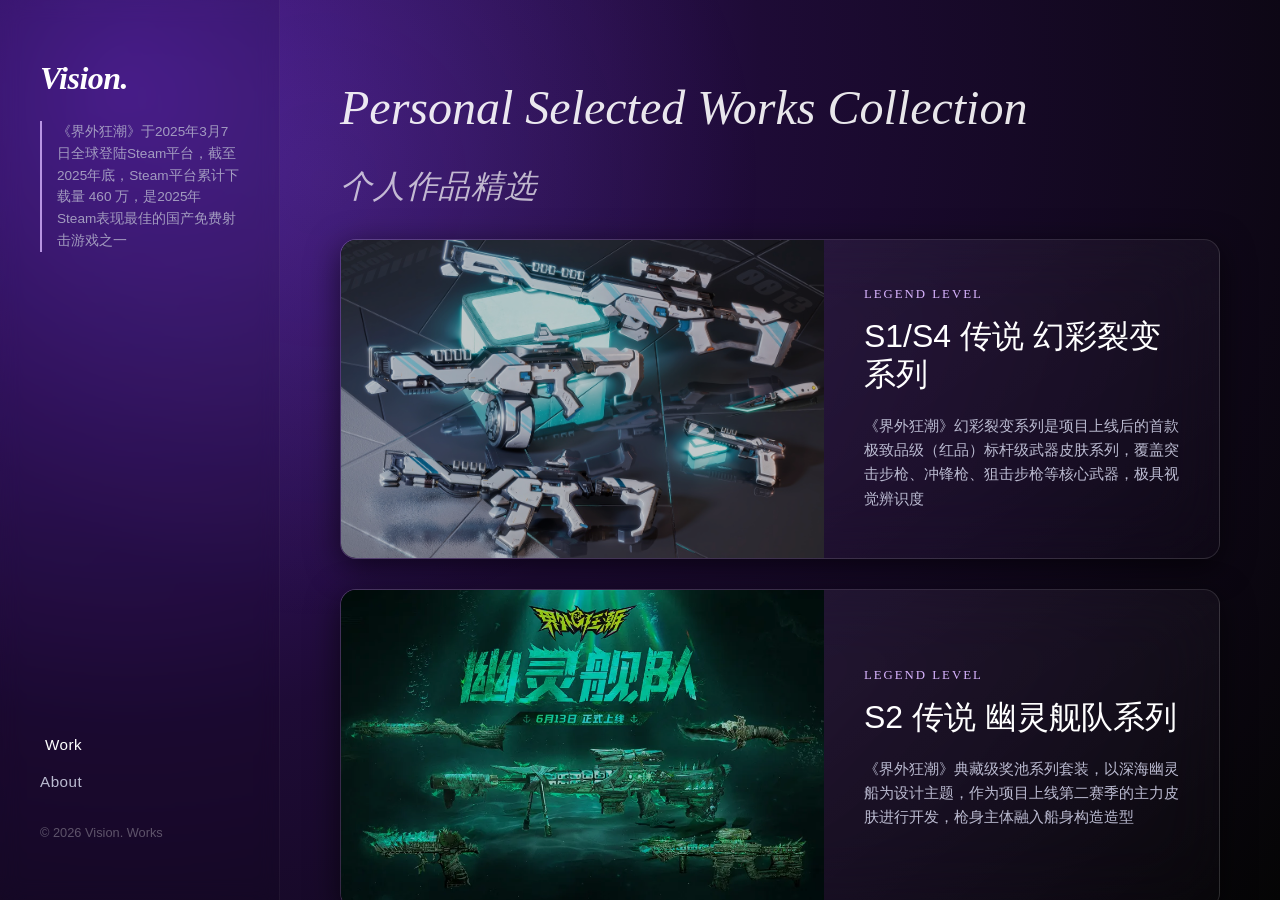
<file: index.html>
<!DOCTYPE html>
<html lang="zh-CN">
<head>
    <meta charset="UTF-8">
    <meta name="viewport" content="width=device-width, initial-scale=1.0">
    <title>Vision. | Portfolio</title>
    <link rel="stylesheet" href="css/ArtTestStyle.css">
</head>
<body>

    <div class="ambient-glow"></div>

    <!-- 左侧侧边栏 (Sidebar) -->
    <aside class="sidebar" id="sidebar">
        <div>
            <div class="brand">
                <h1>Vision.</h1>
            </div>
            <!-- 左侧新增的描述性文字 -->
            <div class="brand-desc">
                《界外狂潮》于2025年3月7日全球登陆Steam平台，截至2025年底，Steam平台累计下载量 460 万，是2025年Steam表现最佳的国产免费射击游戏之一
            </div>
        </div>

        <div class="sldebar-bottom">
            <nav class="nav-links">
                <a class="nav-item active" onclick="showHome()">Work</a>
                <a class="nav-item" onclick="showAbout()">About</a>
            </nav>
            <div class="social-links">
                <div style="margin-top: 35px;">
                    &copy; 2026 Vision. Works 
                </div>
            </div>
        </div>
    </aside>

    <!-- 右侧滚动内容区 -->
    <main class="main-scroll-area">
        <div class="center-wrapper">
            
            <!-- 1. 首页列表 (Home / List View) -->
            <div id="home-view" class="project-list">
                <div class="section-title">Personal Selected Works Collection</div>
                <div class="section-subtitle">个人作品精选</div>
                <!-- Project 01 -->
                <article class="project-card" onclick="showDetail('detail-01')">
                    <div class="card-image">
                        <!-- 占位图 -->
                        <img src="pic/幻彩裂变宣传图.jpg" alt="Abstract 1">
                    </div>
                    <div class="card-info">
                        <div class="card-meta">Legend Level</div>
                        <h3 class="card-title">S1/S4 传说 幻彩裂变系列</h3>
                        <p class="card-desc">《界外狂潮》幻彩裂变系列是项目上线后的首款极致品级（红品）标杆级武器皮肤系列，覆盖突击步枪、冲锋枪、狙击步枪等核心武器，极具视觉辨识度</p>
                    </div>
                </article>

                <!-- Project 02 -->
                <article class="project-card" onclick="showDetail('detail-02')">
                    <div class="card-image">
                        <img src="pic/幽灵舰队宣传图.jpg" alt="Abstract 2">
                    </div>
                    <div class="card-info">
                        <div class="card-meta">Legend Level</div>
                        <h3 class="card-title">S2 传说 幽灵舰队系列</h3>
                        <p class="card-desc">《界外狂潮》典藏级奖池系列套装，以深海幽灵船为设计主题，作为项目上线第二赛季的主力皮肤进行开发，枪身主体融入船身构造造型</p>
                    </div>
                </article>

                <!-- Project 03 -->
                <article class="project-card" onclick="showDetail('detail-03')">
                    <div class="card-image">
                        <img src="pic/爆裂引擎宣传图.jpg" alt="Abstract 3">
                    </div>
                    <div class="card-info">
                        <div class="card-meta">Legend Level</div>
                        <h3 class="card-title">S3 传说 爆裂摩托系列</h3>
                        <p class="card-desc">《界外狂潮》典藏级奖池系列套装，以超跑赛车为设计灵感，枪身融入引擎、涡轮、排气管等赛车元素，切枪、检视触发专属发动机轰鸣声</p>
                    </div>
                </article>

                <article class="project-card" onclick="showDetail('detail-04')">
                    <div class="card-image">
                        <img src="pic/盛夏水枪宣传图.jpg" alt="Abstract 4">
                    </div>
                    <div class="card-info">
                        <div class="card-meta">Epic Level</div>
                        <h3 class="card-title">S2 珍品 盛夏水枪系列 </h3>
                        <p class="card-desc">夏日限定典藏级系列，全枪械重构为水枪造型，明亮撞色搭配夏日清凉元素，开火、换弹复刻水枪喷水特效，娱乐性与颜值兼具</p>
                    </div>
                </article>

                <article class="project-card" onclick="showDetail('detail-05')">
                    <div class="card-image">
                        <img src="pic/欢声笑语宣传图.jpg" alt="Abstract 5">
                    </div>
                    <div class="card-info">
                        <div class="card-meta">Epic Level</div>
                        <h3 class="card-title">S2 珍品 欢声笑语系列 </h3>
                        <p class="card-desc">珍品级直售系列，以童趣欢乐为核心主题，枪身语言以扭蛋机、投币机设计的同时换弹触发投币专属音效与动画为主，主打轻松治愈的对局体验</p>
                    </div>
                </article>

                <article class="project-card" onclick="showDetail('detail-06')">
                    <div class="card-image">
                        <img src="pic/都市夜舞宣传图.jpg" alt="Abstract 6">
                    </div>
                    <div class="card-info">
                        <div class="card-meta">Epic Level</div>
                        <h3 class="card-title">S1 珍品 都市夜舞系列 </h3>
                        <p class="card-desc">珍品级直售系列，以灯光阑珊的霓虹都市为主要设计语言，以合成器音效作为枪身特殊效果的高质量皮肤</p>
                    </div>
                </article>

                <article class="project-card" onclick="showDetail('detail-07')">
                    <div class="card-image">
                        <img src="pic/知心萌物宣传图.jpg" alt="Abstract 7">
                    </div>
                    <div class="card-info">
                        <div class="card-meta">Epic Level</div>
                        <h3 class="card-title">S3 珍品 知心萌物系列 </h3>
                        <p class="card-desc">《小狗蛇点点》 IP 联动珍品级系列，融入小狗蛇、鲨猫、神烦鸟等萌宠元素，枪身Idle动态效果主打可爱治愈风格</p>
                    </div>
                </article>

                <article class="project-card" onclick="showDetail('detail-08')">
                    <div class="card-image">
                        <img src="pic/冰雪风暴宣传图.jpg" alt="Abstract 8">
                    </div>
                    <div class="card-info">
                        <div class="card-meta">Epic Level</div>
                        <h3 class="card-title">S3 珍品 冰雪风暴系列 </h3>
                        <p class="card-desc">圣诞冬日限定珍品级系列，以冬日庆典、冰雪童话为主题，枪身特殊积雪效果伴随动画动画动态展示营造冰雪氛围</p>
                    </div>
                </article>

                <article class="project-card" onclick="showDetail('detail-09')">
                    <div class="card-image">
                        <img src="pic/碎片特警宣传图.png" alt="Abstract 9">
                    </div>
                    <div class="card-info">
                        <div class="card-meta">Epic Level</div>
                        <h3 class="card-title">S1-S4 典藏、珍品系列皮肤 </h3>
                        <p class="card-desc">伴随S1-S4赛季的EpicB级皮肤，从通行证外放皮到活动赠送皮，涵盖多种风格以及设计语言</p>
                    </div>
                </article>
            </div>

            <!-- 2. 关于界面 (About View) - 重新加入 -->
            <div id="about-view" class="about-view">
                <div class="section-title">About Vision.</div>
                <div class="about-card">
                    <p class="about-intro">
                        参与界外狂潮项目（FragPunk）的<strong>武器策划</strong>以及战斗策划工作
                        负责项目武器皮肤S2-至今的商业化全流程开发设计以及内容落地<br><br>
                        针对皮肤开发拥有一年以上工作经验，从基础原画设计到具体动画、特效音效、文本本地化等内容的推进优化，持续输出高质量、好手感的武器皮肤设计<br><br>
                        具有两年游戏项目开发经验，上线项目主要负责的枪械以及皮肤部分持续保持良好营收<br><br>
                    <div class="skills-grid">
                        <div class="skill-item">
                            <h4>核心能力</h4>
                            <p>沟通协作、项目管理、问题解决、跨团队对接</p>
                        </div>
                        <div class="skill-item">
                            <h4>联系电话</h4>
                            <p>+86 18929152369</p>
                        </div>
                        <div class="skill-item">
                            <h4>个人邮箱</h4>
                            <p>2913986927@qq.com</p>
                        </div>
                    </div>
                </div>
            </div>

            <!-- 3.  (Detail Views) - 独立内容 -->
            <!-- Detail 01 -->
            <div id="detail-01" class="detail-view">
                <div class="back-btn" onclick="showHome()"><span>←</span> Back</div>
                <div class="detail-header">
                    <h2>幻彩裂变 系列</h2>
                </div>
                <div class="detail-gallery">
                    <div class="gallery-item"><img src="pic/幻彩裂变/战备库枪械展示.png" alt="Detail 1"></div>
                    <div class="gallery-item"><img src="pic/幻彩裂变/武器抽奖界面.png" alt="Detail 2"></div>
                </div>
                <div class="detail-content">
                    <div class="text-block">
                        <p>幻彩裂变系列是《界外狂潮》项目首款极致品级（红品）标杆皮肤系列，也是项目游戏商业化体系的里程碑式作品。首发于2025年3月21日，并于2026年2月5日推出周年庆迭代复刻版本的[幻彩裂变X]系列，覆盖骇浪突击步枪、威压冲锋枪、湮灭狙击枪、通用手枪、游击小刀5款核心武器，是游戏上线至今人气、营收、口碑均登顶的皮肤系列</p>
                        <p>该系列的设计完全锚定《界外狂潮》官方定义的「碎片朋克」核心美术风格，以「裂解、重构、相变」为核心纲领，将游戏「捏碎规则」的品牌内核从视觉、交互、精神三个维度完成了全链路落地，同时平衡了FPS游戏的竞技实用性与个性化表达需求</p>
                        <!-- 触发按钮-->
                        <button class="connect-btn open-video-btn" data-video-src="https://player.bilibili.com/player.html?isOutside=true&aid=114197945915087&bvid=BV1hEX6YqESb&cid=28982708537&p=1">
                            ▶ 【幻彩裂变】 实机演示
                        </button>
                        <!-- 幻彩裂变的弹窗（加独立ID） -->
                        <div class="modal-overlay" id="videoModal1">
                            <div class="video-modal">
                                <button class="close-btn" data-modal-id="videoModal1">×</button>
                                <div class="video-container">
                                    <iframe src="about:blank" scrolling="no" border="0" frameborder="no" framespacing="0" allowfullscreen="true"></iframe>
                                </div>
                            </div>
                        </div>                        
                    </div>
                    <div class="text-block">
                         <p style="font-size: 0.9rem; opacity: 0.6;">核心设计纲领：解构主义的碎片朋克落地<br><br>在三大维度完成了兼顾设计创新、竞技适配与商业价值的落地：材质上以深空哑光黑为基底叠加纳米级镭射幻彩镀膜，实现随视角与光线动态流转的无定形变色效果，
                            跳脱传统 FPS 皮肤固定涂装的设计桎梏；结构上通过碎片化几何切割与断层线条模拟核裂变形态，打造裂而一体的解构感，同时严格保留枪械核心人机工学轮廓，色彩上以游戏品牌色为核心构建克制的高饱和撞色体系，严控高饱和色彩分布，兼顾强视觉记忆点与长期对局的无疲劳体验<br><br>
                            设计全链路设计均实现了个性化表达与硬核竞技需求的平衡</p>
                    </div>
                </div>
                <div class="detail-gallery">
                        <!-- 占位图 -->
                        <div class="gallery-item"><img src="pic/幻彩裂变/材质替换1.png" alt="Detail 3"></div>
                        <div class="gallery-item"><img src="pic/幻彩裂变/模型替换1.png" alt="Detail 4"></div>
                        <div class="text-block">
                        <p style="font-size: 0.9rem; opacity: 0.6;">游戏局内自定义展示效果</p>
                </div>
                </div>
                <div class="detail-gallery">
                        <!-- 占位图 -->
                        <div class="gallery-item-fullweight"><img src="pic/幻彩裂变/材质替换3.png" alt="Detail 12"></div>
                </div>  
                <div class="detail-gallery">
                        <!-- 占位图 -->
                        <div class="gallery-item-fullweight"><img src="pic/幻彩裂变/材质替换4.png" alt="Detail 12"></div>
                </div>  
                <div class="text-block">
                        <p class="card-desc">同时，系列新增了可自定义的进阶设计：玩家可解锁 4种配色方案、3种材质变体（透明 / 粗糙 / 斑纹）、3种模型细节调整，实现了千人千枪的个性化表达，大幅拉长了皮肤的内容消耗周期，也提升
                        了玩家的付费意愿。<br><br>项目整体的自定义化设计便是由幻彩裂变系列初创，并且设立规定适配所有EPIC品级皮肤，并在后续开发中针对不同需求不断改进优化迭代，实现了自定义特效、音效、动作、模型等等内容的自定义功能,玩家可以由传统简单的加法在这个自定义系统中改变为乘法，创造出NxNxNx....等等搭配</p>
                </div>
                <div class="detail-gallery">
                        <!-- 占位图 -->
                        <div class="gallery-item-fullweight"><img src="pic/幻彩裂变宣传图.jpg" alt="Detail 7"></div>
                </div>
                <div class="text-block">
                        <p>幻彩裂变系列作为游戏首个顶级皮肤系列，是支撑游戏营收的核心支柱。彩裂变系列于2025年3月21日上线后，直接带动《界外狂潮》Steam全球畅销榜排名从Top20回升至Top8</p>
                </div>
            </div>

            <!-- Detail 02 -->
            <div id="detail-02" class="detail-view">
                <div class="back-btn" onclick="showHome()"><span>←</span> Back</div>
                <div class="detail-header">
                    <h2>幽灵舰队 系列</h2>
                </div>
                <div class="detail-gallery">
                    <div class="gallery-item-fullweight"><img src="pic/幽灵舰队/战备库展示.png" alt="Detail 8"></div>
                </div>
                <div class="detail-content">
                    <div class="text-block">
                        <p>幽灵舰队系列是《界外狂潮》公测后首个暗黑叙事风极致品级（红品）标杆系列，也是游戏第一赛季末的核心商业化爆点</p>
                        <p>系列于2025年6月13日正式上线限定奖池，以「冥帆破暗影，苦海渡幽魂」为核心主题，覆盖湮灭狙击枪（极致红品）、戒律突击步枪、凶兽手枪、屠夫霰弹枪、反手刀近战武器共5款核心主战武器,
                        配套专属挂饰、击败计数器、名片等衍生道具，是游戏内首个实现「配色 - 材质 - 挂件全自定义」的皮肤系列，也是仅次于幻彩裂变系列的第二大营收支柱</p>
                        <!-- 触发按钮-->
                        <button class="connect-btn open-video-btn" data-video-src="https://player.bilibili.com/player.html?isOutside=true&aid=114670056774641&bvid=BV1h9MFzREBM&cid=30456809550&p=1">
                            ▶ 【幽灵舰队】 实机演示
                        </button>
                        <!-- 幽灵舰队的弹窗（加独立ID + data-modal-id） -->
                        <div class="modal-overlay" id="videoModal2">
                            <div class="video-modal">
                                <button class="close-btn" data-modal-id="videoModal2">×</button>
                                <div class="video-container">
                                    <iframe src="about:blank" scrolling="no" border="0" frameborder="no" framespacing="0" allowfullscreen="true"></iframe>
                                </div>
                            </div>
                        </div>
                    </div>
                    <div class="text-block">
                         <p style="font-size: 0.9rem; opacity: 0.6;">系列以大航海时代失落的幽灵舰队、深海古文明遗骸、克苏鲁式诡秘氛围为底层创作灵感，把枪
                            械重构为沉睡百年的深海舰船，让每一次射击都成为幽灵舰队的炮火轰鸣，与同期上线的第二赛季深海主题版本以及冥府监牢新地图形成完整的世界观叙事闭环。</p>
                    </div>
                </div>
                <div class="detail-gallery">
                        <!-- 占位图 -->
                        <div class="gallery-item"><img src="pic/幽灵舰队/换材质2.png" alt="Detail 9"></div>
                        <div class="gallery-item"><img src="pic/幽灵舰队/换模型2.png" alt="Detail 10"></div>
                        <div class="text-block">
                        <p style="font-size: 0.9rem; opacity: 0.6;">游戏局内自定义展示效果</p>
                </div>
                    </div>
                    <div class="text-block">
                        <p class="card-desc">系列采用了核心爆品+次核心覆盖+填充提效的三层商业化设计技巧，完美匹配奖池的商业化规则，实现了付费用户的全覆盖<br><br>
                        将湮灭狙击枪作为奖池核心红品，配置完整的专属动画、终结特效、全维度自定义选项，打造 “排面拉满” 的顶级体验，精准击中重氪玩家的炫耀性需求；
                        4把珍品级金皮采用统一的设计语言与基础特效，保留核心的材质、配色自定义选项，同时针对枪械定位做差异化设计，覆盖中轻度付费玩家的需求，让预算有限的玩家也能体验到系列的核心设计；
                        配套的挂饰、贴纸、击败计数器等道具，均采用同系列的幽灵船设计语言，既提升了奖池的性价比，也让全套抽取的玩家获得完整的系列体验，同时降低了奖池的 “垃圾奖励” 负面感受
                    </p>
                </div>
                <div class="detail-gallery">
                        <!-- 占位图 -->
                        <div class="gallery-item-fullweight"><img src="pic/幽灵舰队/战备库展示2.png" alt="Detail 12"></div>
                </div>           
                <div class="detail-gallery">
                        <!-- 占位图 -->
                        <div class="gallery-item-fullweight"><img src="pic/幽灵舰队/展示3.png" alt="Detail 12"></div>
                </div>       
                <div class="text-block">
                        <p>系列2025年6月13日上线后，直接带动《界外狂潮》Steam 国区热销榜从上线前的Top35回升至Top12，全球热销榜进入Top30，是公测后除幻彩裂变系列外，第二个带动游戏进入全球热销榜 Top30 的皮肤系列
                            上线首周，该系列奖池成为第一赛季末的核心营收爆点，成功扭转了公测后游戏营收下滑的趋势。
                        </p>
                </div>
            </div>

            <!-- Detail 03 -->
            <div id="detail-03" class="detail-view">
                <div class="back-btn" onclick="showHome()"><span>←</span> Back</div>
                <div class="detail-header">
                    <h2>爆裂引擎 系列</h2>
                </div>
                <div class="detail-gallery">
                    <div class="gallery-item-fullweight"><img src="pic/爆裂摩托/展示1.png" alt="Detail 8"></div>
                </div>
                <div class="detail-content">
                    <div class="text-block">
                        <p>爆裂引擎系列是《界外狂潮》第二赛季末上线的极致品级（红品）标杆系列，也是游戏首个载具工业风顶级皮肤系列</p>
                        <p>于2025年10月9日正式上线限定奖池，核心主打款为戒律突击步枪红品，覆盖游击冲锋枪、VR 霰弹枪、名流狙击枪、通用手枪共5款全品类
                            主战武器，配套专属摩托主题挂饰、击败计数器、名片等衍生道具，是游戏上线后第三款营收破百万美金的皮肤系列，商业表现仅次于幻彩裂变、幽灵舰队两大标杆系列
                        </p>
                        <!-- 触发按钮-->
                        <button class="connect-btn open-video-btn" data-video-src="https://player.bilibili.com/player.html?isOutside=true&aid=115292407667637&bvid=BV1Nbn2zkEdd&cid=32742900024&p=1">
                            ▶ 【爆裂引擎】 实机演示
                        </button>
                        <!-- 幽灵舰队的弹窗（加独立ID + data-modal-id） -->
                        <div class="modal-overlay" id="videoModal3">
                            <div class="video-modal">
                                <button class="close-btn" data-modal-id="videoModal3">×</button>
                                <div class="video-container">
                                    <iframe src="about:blank" scrolling="no" border="0" frameborder="no" framespacing="0" allowfullscreen="true"></iframe>
                                </div>
                            </div>
                        </div>
                    </div>
                    <div class="text-block">
                         <p style="font-size: 0.9rem; opacity: 0.6;">以机械轰鸣、爆裂突进」为核心纲领，以美式重机、性能超跑的工业机械设计为底层创作灵感，完成了载具工业设计→枪械视觉转译→竞技场
                            景适配的全链路落地，彻底跳脱了传统枪械皮肤 “主题元素贴皮” 的浅层设计逻辑，构建了一套完整的、可复用的工业风竞技皮肤设计语言体系</p>
                    </div>
                </div>
                <div class="detail-gallery">
                        <!-- 占位图 -->
                        <div class="gallery-item"><img src="pic/爆裂摩托/换色2.png" alt="Detail 9"></div>
                        <div class="gallery-item"><img src="pic/爆裂摩托/模型1.png" alt="Detail 10"></div>
                        <div class="text-block">
                        <p style="font-size: 0.9rem; opacity: 0.6;">游戏局内自定义展示效果</p>
                </div>
                    </div>
                    <div class="text-block">
                        <p class="card-desc">
                        所有设计都围绕 “动能传递” 展开，从静态握持的机械蛰伏、到切枪的引擎启动、再到连射的转速拉升、最终到击杀的动力爆发，完整呈现
                        了「怠速 - 启动 - 提速 - 爆发」的重机行驶全流程，让枪械的视觉、音效反馈与玩家的操作节奏、战术动作完全同频；以高温淬火哑光合金为核心基底，复刻重机车架的高
                        强度金属质感，表面做细微的磨砂颗粒处理，既还原了工业金属的厚重感，又避免了强光场景下的反光刺眼问题，适配全场景对局的需求
                        在枪身非核心区域，叠加多层金属烤漆、电镀铬材质，复刻重机油箱的高光烤漆效果，同时在枪管、枪托处做了阳极氧化彩色金属点缀，保证
                        了视觉上的高级质感，严格控制了高光材质的分布面积，避免出现视觉干扰
                    </p>
                </div>
                <div class="detail-gallery">
                        <!-- 占位图 -->
                        <div class="gallery-item-fullweight"><img src="pic/爆裂摩托/换色1.png" alt="Detail 12"></div>
                </div>           
                <div class="detail-gallery">
                        <!-- 占位图 -->
                        <div class="gallery-item-fullweight"><img src="pic/爆裂摩托/换色3.png" alt="Detail 12"></div>
                </div>       
                <div class="detail-gallery">
                        <!-- 占位图 -->
                        <div class="gallery-item-fullweight"><img src="pic/爆裂摩托/换色4.png" alt="Detail 12"></div>
                </div>    
                <div class="text-block">
                        <p>系列2025年10月9日上线后，直接带动《界外狂潮》Steam国区热销榜从上线前的Top42回升至Top18，全球热销榜进
                            入Top45，是公测后除幻彩裂变、幽灵舰队系列外，第三个带动游戏进入全球热销榜Top50的皮肤系列
                        </p>
                </div>
            </div>

            <!-- Detail 04 -->
            <div id="detail-04" class="detail-view">
                <div class="back-btn" onclick="showHome()"><span>←</span> Back</div>
                <div class="detail-header">
                    <h2>盛夏水枪 系列</h2>
                </div>
                <div class="detail-gallery">
                    <div class="gallery-item-fullweight"><img src="pic/盛夏水枪/3.png" alt="Detail 8"></div>
                </div>
                <div class="detail-content">
                    <div class="text-block">
                        <p>盛夏水枪作为《界外狂潮》夏季限定主题套装，区别于极致品质奖池模式，采用直购组合包+单款解锁双轨商业化策略销售</p>
                        <p>于2025年7月10日正式上线限定奖池，这个以全民趣味外观理念的系列覆盖开路者轻机枪、屠夫霰弹枪、湮灭狙击枪、通用手枪及重势近战武器（大锤）共5款全品类主战装备，
                            以「夏日水枪大战」为核心主题，配套5款糖果异色换色及小黄鸭彩蛋挂件，是项目首个趣味标签的枪械皮肤系列
                        </p>
                        <!-- 触发按钮-->
                        <button class="connect-btn open-video-btn" data-video-src="https://player.bilibili.com/player.html?isOutside=true&aid=114811388235905&bvid=BV1xQ3yz2E4C&cid=30901535221&p=1">
                            ▶ 【盛夏水枪】 实机演示
                        </button>
                        <!-- 幽灵舰队的弹窗（加独立ID + data-modal-id） -->
                        <div class="modal-overlay" id="videoModal4">
                            <div class="video-modal">
                                <button class="close-btn" data-modal-id="videoModal4">×</button>
                                <div class="video-container">
                                    <iframe src="about:blank" scrolling="no" border="0" frameborder="no" framespacing="0" allowfullscreen="true"></iframe>
                                </div>
                            </div>
                        </div>
                    </div>
                    <div class="text-block">
                         <p style="font-size: 0.9rem; opacity: 0.6;">
                            透明亲水基底、软质橡胶结构、糖果高光点缀三层材质设计，1：1复刻儿童高压水枪的真实质感，在视觉上完成玩具化重构，但在物理轮廓与尺寸上完全沿用原始枪械数据
                         </p>
                    </div>
                </div>
                <div class="detail-gallery">
                        <!-- 占位图 -->
                        <div class="gallery-item"><img src="pic/盛夏水枪/1.png" alt="Detail 9"></div>
                        <div class="gallery-item"><img src="pic/盛夏水枪/2.png" alt="Detail 10"></div>
                        <div class="text-block">
                        <p style="font-size: 0.9rem; opacity: 0.6;">游戏局内自定义展示效果</p>
                </div>
                    </div>
                    <div class="text-block">
                        <p class="card-desc">
                            系列静态设计严格遵循玩具拟态配合功能对应的原则，在不改变枪械核心轮廓与人机工学的前提下，将夏日水枪的核心视觉特征与枪械结构完成精准映射
                            搭配同期上线的界外游戏主题，枪身主体采用高透亚克力拟态设计，模拟水枪的透明储水仓，内部加入实时物理晃动的液体效果，随枪械移动呈现自然的水浪起伏，在握把、护木边缘等核心操作区域，采用
                            哑光软橡胶质感，复刻玩具水枪的防滑手柄设计，枪口、水箱盖等非核心区域，采用糖果色高光烤漆，模拟水枪的装饰性部件
                    </p>
                </div>
                <div class="detail-gallery">
                        <!-- 占位图 -->
                        <div class="gallery-item-fullweight"><img src="pic/盛夏水枪/4.png" alt="Detail 12"></div>
                </div>           
                <div class="detail-gallery">
                        <!-- 占位图 -->
                        <div class="gallery-item-fullweight"><img src="pic/盛夏水枪/5.png" alt="Detail 12"></div>
                </div>       
                <div class="detail-gallery">
                        <!-- 占位图 -->
                        <div class="gallery-item-fullweight"><img src="pic/盛夏水枪/6.png" alt="Detail 12"></div>
                </div>    
                <div class="text-block">
                        <p>系列2025年7月10日上线后，带动《界外狂潮》Steam 国区免费游戏热销榜从上线前的Top28跃升至Top9，全球免费游戏热销榜进入Top22。
                            该系列优秀的武器整体持有率，远超非红品级的持有率
                        </p>
                </div>
            </div>

            <!-- Detail 05 -->
            <div id="detail-05" class="detail-view">
                <div class="back-btn" onclick="showHome()"><span>←</span> Back</div>
                <div class="detail-header">
                    <h2>欢声笑语 系列</h2>
                </div>
                <div class="detail-gallery">
                    <div class="gallery-item-fullweight"><img src="pic/欢声笑语/5.png" alt="Detail 8"></div>
                </div>
                <div class="detail-content">
                    <div class="text-block">
                        <p>欢声笑语系列是《界外狂潮》于2025年9月10日随「玩具狂想」主题活动上线的珍品级（金皮）限定武器套装，是游戏首个以表情扭蛋+互动情绪为核心的武器皮肤系列</p>
                        <p>系列覆盖骇浪、威压步枪、屠夫霰弹枪、道具枪（四型）、扭蛋锤子近战共5款全品类主战装备，采用组合包66折和单款
                            解锁双轨商业化策略，配套5款基础换色与表情计数器，是游戏2025年Q4非红品皮肤中口碑与营收双优的标杆产品
                        </p>
                        <!-- 触发按钮-->
                        <button class="connect-btn open-video-btn" data-video-src="https://player.bilibili.com/player.html?isOutside=true&aid=115172685387897&bvid=BV1uwYAzsE8G&cid=32260951824&p=1">
                            ▶ 【欢声笑语】 实机演示
                        </button>
                        <!-- 幽灵舰队的弹窗（加独立ID + data-modal-id） -->
                        <div class="modal-overlay" id="videoModal5">
                            <div class="video-modal">
                                <button class="close-btn" data-modal-id="videoModal5">×</button>
                                <div class="video-container">
                                    <iframe src="about:blank" scrolling="no" border="0" frameborder="no" framespacing="0" allowfullscreen="true"></iframe>
                                </div>
                            </div>
                        </div>
                    </div>
                    <div class="text-block">
                         <p style="font-size: 0.9rem; opacity: 0.6;">
                            透明亲水基底、软质橡胶结构、糖果高光点缀三层材质设计，1：1复刻儿童高压水枪的真实质感，在视觉上完成玩具化重构，但在物理轮廓与尺寸上完全沿用原始枪械数据
                         </p>
                    </div>
                </div>
                <div class="detail-gallery">
                        <!-- 占位图 -->
                        <div class="gallery-item"><img src="pic/欢声笑语/9.png" alt="Detail 9"></div>
                        <div class="gallery-item"><img src="pic/欢声笑语/10.png" alt="Detail 10"></div>
                        <div class="text-block">
                        <p style="font-size: 0.9rem; opacity: 0.6;">游戏局内自定义展示效果</p>
                </div>
                    </div>
                    <div class="text-block">
                        <p class="card-desc">
                            系列静态设计严格遵循玩具拟态配合功能对应的原则，在不改变枪械核心轮廓与人机工学的前提下，将夏日水枪的核心视觉特征与枪械结构完成精准映射
                            搭配同期上线的界外游戏主题，枪身主体采用高透亚克力拟态设计，模拟水枪的透明储水仓，内部加入实时物理晃动的液体效果，随枪械移动呈现自然的水浪起伏，在握把、护木边缘等核心操作区域，采用
                            哑光软橡胶质感，复刻玩具水枪的防滑手柄设计，枪口、水箱盖等非核心区域，采用糖果色高光烤漆，模拟水枪的装饰性部件
                    </p>
                </div>
                <div class="detail-gallery">
                        <!-- 占位图 -->
                        <div class="gallery-item-fullweight"><img src="pic/欢声笑语/1.png" alt="Detail 12"></div>
                </div>           
                <div class="detail-gallery">
                        <!-- 占位图 -->
                        <div class="gallery-item-fullweight"><img src="pic/欢声笑语/2.png" alt="Detail 12"></div>
                </div>       
                <div class="detail-gallery">
                        <!-- 占位图 -->
                        <div class="gallery-item-fullweight"><img src="pic/欢声笑语/3.png" alt="Detail 12"></div>
                </div>    
                <div class="detail-gallery">
                        <!-- 占位图 -->
                        <div class="gallery-item-fullweight"><img src="pic/欢声笑语/4.png" alt="Detail 12"></div>
                </div>    
                <div class="text-block">
                        <p>系列2025年7月10日上线后，带动《界外狂潮》Steam 国区免费游戏热销榜从上线前的Top28跃升至Top9，全球免费游戏热销榜进入Top22。
                            该系列优秀的武器整体持有率，远超非红品级的持有率
                        </p>
                </div>
            </div>       
            
            <!-- Detail 06 -->
            <div id="detail-06" class="detail-view">
                <div class="back-btn" onclick="showHome()"><span>←</span> Back</div>
                <div class="detail-header">
                    <h2>都市夜舞 系列</h2>
                </div>
                <div class="detail-gallery">
                    <div class="gallery-item-fullweight"><img src="pic/都市夜舞/6.png" alt="Detail 8"></div>
                </div>
                <div class="detail-content">
                    <div class="text-block">
                        <p>都市夜舞系列是《界外狂潮》于2025年4月1日随「迪斯科狂欢」主题活动上线的珍品级（金皮）限定武器套装，作为传承80年代迪斯科文化为核心而设计的皮肤系列</p>
                        <p>作为复古派对式武器，系列覆盖炸月射手不强、鬼鲛轻机枪、恶犬冲锋枪、通用手枪、战斧游击近战共5款全品类主战装备，采用组合包限时折扣+单款解锁双轨商业化策略，配套5款霓虹渐变色与专属击杀舞蹈彩蛋，
                            是游戏2025年Q2嫉妒非红品皮肤中风格辨识度最高、沉浸感最强的标杆产品
                        </p>
                        <!-- 触发按钮-->
                        <button class="connect-btn open-video-btn" data-video-src="https://player.bilibili.com/player.html?isOutside=true&aid=114254988449693&bvid=BV1PqZEYCEwQ&cid=29159526101&p=1">
                            ▶ 【都市夜舞】 实机演示
                        </button>
                        <!-- 幽灵舰队的弹窗（加独立ID + data-modal-id） -->
                        <div class="modal-overlay" id="videoModal6">
                            <div class="video-modal">
                                <button class="close-btn" data-modal-id="videoModal6">×</button>
                                <div class="video-container">
                                    <iframe src="about:blank" scrolling="no" border="0" frameborder="no" framespacing="0" allowfullscreen="true"></iframe>
                                </div>
                            </div>
                        </div>
                    </div>
                    <div class="text-block">
                         <p style="font-size: 0.9rem; opacity: 0.6;">
                            设计方向对准80年代迪斯科舞厅的复古质感，采取哑光塑料材质、透明玻璃霓虹灯球以及金属反光漆面作为材质选材，通过迪斯科灯球、霓虹光效、律动音效、击杀舞蹈等强共鸣元素，让武器成为派对氛围的核心载体
                         </p>
                    </div>
                </div>
                <div class="detail-gallery">
                        <!-- 占位图 -->
                        <div class="gallery-item"><img src="pic/都市夜舞/1.png" alt="Detail 9"></div>
                        <div class="gallery-item"><img src="pic/都市夜舞/2.png" alt="Detail 10"></div>
                        <div class="text-block">
                        <p style="font-size: 0.9rem; opacity: 0.6;">游戏局内自定义展示效果</p>
                </div>
                    </div>
                    <div class="text-block">
                        <p class="card-desc">
                            枪身主体采用哑光 ABS 塑料拟态，模拟迪厅音响与设备外壳的磨砂质感，色彩以纯黑、深灰为基底，枪身中部设旋转幻彩灯球（对应弹匣 / 枪身核心区），内置多色霓虹灯带，随枪械移
                            动持续旋转，透明材质仅在非瞄准区域呈现，不影响瞄准基线的同时，枪管边缘、握把防滑区、灯球支架采用金属反光质感，模拟迪厅设备的金属框架，在视觉上完成派对化重构，但物理轮
                            廓与尺寸完全沿用原始枪械数据，严格遵守派对沉浸服务于竞技，外观不影响平衡的核心准则
                    </p>
                </div>
                <div class="detail-gallery">
                        <!-- 占位图 -->
                        <div class="gallery-item-fullweight"><img src="pic/都市夜舞/3.png" alt="Detail 12"></div>
                </div>           
                <div class="detail-gallery">
                        <!-- 占位图 -->
                        <div class="gallery-item-fullweight"><img src="pic/都市夜舞/4.png" alt="Detail 12"></div>
                </div>       
                <div class="detail-gallery">
                        <!-- 占位图 -->
                        <div class="gallery-item-fullweight"><img src="pic/都市夜舞/5.png" alt="Detail 12"></div>
                </div>    
                <div class="text-block">
                        <p>系列上线后，带领《界外狂潮》Steam 国区免费游戏热销榜从上线前Top32跃升至Top11，全球免费游戏热销榜进入Top25。商业化上跳脱传统金皮现代思维惯性的机械美感，验证了以复古潮流为核心的
                            皮肤设计可以在保证沉浸感的同时获得硬核竞技玩家的认可
                        </p>
                </div>
            </div>   

            <!-- Detail 07 -->
            <div id="detail-07" class="detail-view">
                <div class="back-btn" onclick="showHome()"><span>←</span> Back</div>
                <div class="detail-header">
                    <h2>小狗蛇联动-知心萌物 系列</h2>
                </div>
                <div class="detail-gallery">
                    <div class="gallery-item-fullweight"><img src="pic/知心萌物/5.png" alt="Detail 8"></div>
                </div>
                <div class="detail-content">
                    <div class="text-block">
                        <p>知心萌物系列是《界外狂潮》于2025年10月10日随「萌宠集结」主题活动上线的珍品级（金皮）限定武器套装，为游戏与原创IP「小狗蛇点点」的官方联动产品</p>
                        <p>采用组合包限时折扣 + 单款解锁 + 双等级形态的商业化策略，配套专属萌物击杀反馈与互动彩蛋，系列覆盖纪律冲锋枪、AR15步枪、名流霰弹枪、通用手枪、游击近战共5款全品类主战装备
                        </p>
                        <!-- 触发按钮-->
                        <button class="connect-btn open-video-btn" data-video-src="https://player.bilibili.com/player.html?isOutside=true&aid=115292592214115&bvid=BV1xmn1z6ECZ&cid=32744604295&p=1">
                            ▶ 【知心萌物】 实机演示
                        </button>
                        <!-- 幽灵舰队的弹窗（加独立ID + data-modal-id） -->
                        <div class="modal-overlay" id="videoModal7">
                            <div class="video-modal">
                                <button class="close-btn" data-modal-id="videoModal7">×</button>
                                <div class="video-container">
                                    <iframe src="about:blank" scrolling="no" border="0" frameborder="no" framespacing="0" allowfullscreen="true"></iframe>
                                </div>
                            </div>
                        </div>
                    </div>
                    <div class="text-block">
                         <p style="font-size: 0.9rem; opacity: 0.6;">
                            知心萌物系列以IP联动与治愈感为核心，打造轻量化软萌风格武器，兼顾竞技需求与休闲体验，覆盖全年龄段及各层级玩家。
                         </p>
                    </div>
                </div>
                <div class="detail-gallery">
                        <!-- 占位图 -->
                        <div class="gallery-item"><img src="pic/知心萌物/2.png" alt="Detail 9"></div>
                        <div class="gallery-item"><img src="pic/知心萌物/6.png" alt="Detail 10"></div>
                        <div class="text-block">
                        <p style="font-size: 0.9rem; opacity: 0.6;">游戏局内自定义展示效果</p>
                </div>
                    </div>
                    <div class="text-block">
                        <p class="card-desc">
                            枪身主体采用哑光毛绒拟态，模拟萌宠玩偶的柔软质感，色彩以奶白、浅粉、浅蓝、浅黄等马卡龙色为主，枪身中部设透明软胶萌宠仓，枪管边缘、握把防滑区、萌宠五官采用软质橡胶质感，模拟萌宠玩偶的五官与毛发纹理，
                            萌宠主色上小狗=浅粉、蛇=浅蓝、点点=浅黄，采用低饱和高明度处理，模拟萌宠玩偶的柔和色彩
                </div>
                <div class="detail-gallery">
                        <!-- 占位图 -->
                        <div class="gallery-item-fullweight"><img src="pic/知心萌物/1.png" alt="Detail 12"></div>
                </div>           
                <div class="detail-gallery">
                        <!-- 占位图 -->
                        <div class="gallery-item-fullweight"><img src="pic/知心萌物/3.png" alt="Detail 12"></div>
                </div>       
                <div class="detail-gallery">
                        <!-- 占位图 -->
                        <div class="gallery-item-fullweight"><img src="pic/知心萌物/4.png" alt="Detail 12"></div>
                </div>  
                <div class="text-block">
                        <p>知心萌物系列作为2025年Q4核心IP联动内容，凭借「萌宠IP+软萌治愈」的差异化定位与创新商业化策略，在Steam平台取得优异销售成绩，跳出传统联动贴贴图的惯性，精准击中IP粉丝情怀需求
                        </p>
                </div>
            </div>  

            <!-- Detail 08 -->
            <div id="detail-08" class="detail-view">
                <div class="back-btn" onclick="showHome()"><span>←</span> Back</div>
                <div class="detail-header">
                    <h2>冰雪风暴 系列</h2>
                </div>
                <div class="detail-gallery">
                    <div class="gallery-item-fullweight"><img src="pic/冰雪风暴/3.png" alt="Detail 8"></div>
                </div>
                <div class="detail-content">
                    <div class="text-block">
                        <p>冰雪风暴系列是《界外狂潮》于2026年1月1日随冬日庆典活动上线的珍品级（金皮）限定武器套装，主打极地作战美学</p>
                        <p>覆盖戒律步枪、开路者轻机枪、名流射手步枪、冷臂手枪、游击近战5款全品类主战装备，采用组合包限时折扣、单款解锁、进阶
                            自定义的商业化策略，配套专属冰雪终结动画与寒霜特效，是游戏2026年开年冬日主题付费核心、竞技向外观标杆产品
                        </p>
                        <!-- 触发按钮-->
                        <button class="connect-btn open-video-btn" data-video-src="https://player.bilibili.com/player.html?isOutside=true&aid=115853689491919&bvid=BV12ui2B8E5b&cid=35244868591&p=1">
                            ▶ 【冰雪风暴】 实机演示
                        </button>
                        <!-- 幽灵舰队的弹窗（加独立ID + data-modal-id） -->
                        <div class="modal-overlay" id="videoModal8">
                            <div class="video-modal">
                                <button class="close-btn" data-modal-id="videoModal8">×</button>
                                <div class="video-container">
                                    <iframe src="about:blank" scrolling="no" border="0" frameborder="no" framespacing="0" allowfullscreen="true"></iframe>
                                </div>
                            </div>
                        </div>
                    </div>
                    <div class="text-block">
                         <p style="font-size: 0.9rem; opacity: 0.6;">
                            冰雪风暴系列以极地肃杀与科技质感为纲领，深度融合冰雪元素与枪械功能，主打轻量化冷冽风格
                         </p>
                    </div>
                </div>
                <div class="detail-gallery">
                        <!-- 占位图 -->
                        <div class="gallery-item"><img src="pic/冰雪风暴/1.png" alt="Detail 9"></div>
                        <div class="gallery-item"><img src="pic/冰雪风暴/2.png" alt="Detail 10"></div>
                        <div class="text-block">
                        <p style="font-size: 0.9rem; opacity: 0.6;">游戏局内自定义展示效果</p>
                </div>
                    </div>
                    <div class="text-block">
                        <p class="card-desc">
                            枪身主体为冰蓝哑光合金，护木覆寒霜纹理，枪管为冰棱造型，枪托为极地金属拼接，枪身积雪效果采用动态材质进行制作，积雪将伴
                            随枪械内剩余子弹数量动态变化，当玩家进入Reload状态后跟随动画刷新积雪效果，同时积雪多少将会影响所有动画从Idle到Weaponcheck
                            状态的所有粒子效果
                </div>
                <div class="detail-gallery">
                        <!-- 占位图 -->
                        <div class="gallery-item-fullweight"><img src="pic/冰雪风暴/4.png" alt="Detail 12"></div>
                </div>           
                <div class="detail-gallery">
                        <!-- 占位图 -->
                        <div class="gallery-item-fullweight"><img src="pic/冰雪风暴/5.png" alt="Detail 12"></div>
                </div>       
                <div class="text-block">
                        <p>冰雪风暴系列成为冬日主题付费核心与竞技向外观标杆，核心在于精准击中冬日主题需求，首次上架后玩家反响优秀，并于2月进行冬日返场
                        </p>
                </div>
            </div> 

            <!-- Detail 09 -->
            <div id="detail-09" class="detail-view">
                <div class="back-btn" onclick="showHome()"><span>←</span> Back</div>
                <div class="detail-header">
                    <h2>部分EpicB-EpicA 系列</h2>
                </div>
                <!-- 01-->
                <div class="detail-gallery">
                    <div class="gallery-item-fullweight"><img src="pic/EPIC/1.png" alt="Detail 8"></div>
                </div>
                <div class="detail-content">
                    <div class="text-block">
                        <p class="card-desc">
                        《界外》2025年5月上线的以西方黑龙为原型，采用黑曜石加岩浆红主调，龙鳞龙骨为结构配合龙形动态交互为设计方向的一款珍品品级直购皮肤</p>
                        <!-- 触发按钮-->
                        <button class="connect-btn open-video-btn" onclick="window.open('https://www.bilibili.com/video/BV1SJ5Tz9EMP/?share_source=copy_web&vd_source=f69d8eff8e558a3ee76c123e3eaaad02', '_blank')"style="cursor: pointer;">
                            ▶ 【黑曜龙骸】 实机演示
                        </button>
                    </div>
                </div>

                <!-- 02-->
                <div class="detail-gallery">
                    <div class="gallery-item-fullweight"><img src="pic/EPIC/2.png" alt="Detail 8"></div>
                </div>
                <div class="detail-content">
                    <div class="text-block">
                        <p class="card-desc">
                        一款主打治愈浪漫的枪械皮肤，以甜美元素加上金粉玫瑰配色为主题设计语言，搭配蝴蝶结/丘比特装饰，配合爱心交互与玫瑰绽放击杀反馈的一款珍品品级皮肤</p>
                        <!-- 触发按钮-->
                        <button class="connect-btn open-video-btn" onclick="window.open('https://www.bilibili.com/video/BV1X3jJzeErw/?share_source=copy_web&vd_source=f69d8eff8e558a3ee76c123e3eaaad02', '_blank')"style="cursor: pointer;">
                            ▶ 【爱之花】 实机演示
                        </button>
                    </div>
                </div>

                <!-- 03-->
                <div class="detail-gallery">
                    <div class="gallery-item-fullweight"><img src="pic/EPIC/3.png" alt="Detail 8"></div>
                </div>
                <div class="detail-content">
                    <div class="text-block">
                        <p class="card-desc">
                        系列以暗黑妖异花卉为核心，融合幽冥质感与诡秘特效，营造神秘冷艳的战场风格，是作为S1赛季伴随幻彩裂变Legend系列上线的EpicA高品级皮肤</p>
                        <!-- 触发按钮-->
                        <button class="connect-btn open-video-btn" onclick="window.open('https://www.bilibili.com/video/BV1eiQGYtEVG/?share_source=copy_web&vd_source=f69d8eff8e558a3ee76c123e3eaaad02', '_blank')"style="cursor: pointer;">
                            ▶ 【冥界妖兰】 实机演示
                        </button>
                    </div>
                </div>

                <!-- 04-->
                <div class="detail-gallery">
                    <div class="gallery-item-fullweight"><img src="pic/EPIC/4.png" alt="Detail 8"></div>
                </div>
                <div class="detail-content">
                    <div class="text-block">
                        <p class="card-desc">
                        奢华名品典藏级直售系列，以高端奢侈品为设计灵感，贵金属枪身搭配经典皮革纹理，弹头镶钻细节，极致奢华质感</p>
                        <!-- 触发按钮-->
                        <button class="connect-btn open-video-btn" onclick="window.open('https://www.bilibili.com/video/BV1WuT4z2EVF/?share_source=copy_web&vd_source=f69d8eff8e558a3ee76c123e3eaaad02', '_blank')"style="cursor: pointer;">
                            ▶ 【奢华名品】 实机演示
                        </button>
                    </div>
                </div>

                <!-- 05-->
                <div class="detail-gallery">
                    <div class="gallery-item-fullweight"><img src="pic/EPIC/5.png" alt="Detail 8"></div>
                </div>
                <div class="detail-content">
                    <div class="text-block">
                        <p class="card-desc">
                        深海魔幻典藏级直售系列，以深海海妖、潮汐漩涡为设计核心，枪身融入珊瑚、贝壳、流光水纹与半透明幻鳞材质，检视触发海妖低语与流光波动特效，开火伴随潮汐粒子与幻色拖尾，营造神秘魅惑的深海战场氛围</p>
                        <!-- 触发按钮-->
                        <button class="connect-btn open-video-btn" onclick="window.open('https://www.bilibili.com/video/BV1ga8czLERU/?share_source=copy_web&vd_source=f69d8eff8e558a3ee76c123e3eaaad02', '_blank')"style="cursor: pointer;">
                            ▶ 【幻潮海妖】 实机演示
                        </button>
                    </div>
                </div>

            </div> 
        </div>
    </main>
    <!-- js管理 -->
    <script src="js/ArtTestScript.js"></script>
</body>
</html>
</file>
<file: css/ArtTestStyle.css>
:root {
            --font-main: 'Inter', -apple-system, BlinkMacSystemFont, sans-serif;
            --font-serif: 'Times New Roman', Times, serif; /* 高级衬线体 */
            --font-cn: "Noto Sans SC", "思源黑体", "PingFang SC", "Microsoft YaHei", sans-serif;
            
            /* 背景升级：皇家丝绒紫渐变 */
            --bg-gradient: radial-gradient(circle at 10% 10%, #4c1d95, #1e0b36 45%, #050505 100%);
            
            /* 玻璃拟态参数 */
            --glass-bg: linear-gradient(145deg, rgba(255, 255, 255, 0.08), rgba(255, 255, 255, 0.01));
            --glass-border: rgba(255, 255, 255, 0.12); 
            --glass-shadow: 0 8px 32px 0 rgba(0, 0, 0, 0.6);
            --blur-val: 35px;

            /* 文本与高亮 */
            --text-main: #ffffff;
            --text-sub: #bbbbd1; /* 紫灰 */
            --accent: #d8b4fe; 
            
            /* 布局参数 */
            --sidebar-width: 280px;
            --content-max-width: 1200px; /* 居中内容的最大宽度 */
            --gap-size: 40px;
        }

        * { margin: 0; padding: 0; box-sizing: border-box; }

        body {
            background: var(--bg-gradient);
            color: var(--text-main);
            font-family: var(--font-main);
            height: 100vh;
            overflow: hidden;
            display: flex;
        }

        /* 氛围光斑 */
        .ambient-glow {
            position: fixed;
            width: 900px;
            height: 900px;
            background: radial-gradient(circle, rgba(167, 139, 250, 0.08), transparent 70%);
            top: -30%;
            left: -10%;
            border-radius: 50%;
            pointer-events: none;
            z-index: -1;
        }

        /* ================= 2. 左侧固定导航 (Sidebar) ================= */
        .sidebar {
            width: var(--sidebar-width);
            height: 100vh;
            padding: 60px 40px;
            display: flex;
            flex-direction: column;
            justify-content: space-between;
            border-right: 1px solid rgba(255, 255, 255, 0.05);
            background: rgba(0,0,0,0.1); /* 极淡背景增加层次 */
            backdrop-filter: blur(10px);
            z-index: 10;
        }

        .brand h1 {
            font-family: var(--font-serif);
            font-style: italic;
            font-size: 2rem;
            margin-bottom: 24px;
            letter-spacing: -0.5px;
        }

        /* 新增：左侧描述文字 */
        .brand-desc {
            font-size: 0.85rem;
            color: var(--text-sub);
            line-height: 1.6;
            margin-bottom: 40px;
            opacity: 0.8;
            border-left: 2px solid var(--accent);
            padding-left: 15px;
        }

        .nav-links {
            display: flex;
            flex-direction: column;
            gap: 20px;
        }

        .sidebar-bottom {
            display: flex;
            flex-direction: column;
            gap: 40px;
        }

        .nav-item {
            color: var(--text-sub);
            text-decoration: none;
            font-size: 0.95rem;
            transition: all 0.3s ease;
            cursor: pointer;
            letter-spacing: 0.5px;
            width: fit-content;
        }

        .nav-item:hover, .nav-item.active {
            color: var(--text-main);
            transform: translateX(5px);
        }

        .social-links {
            font-size: 0.8rem;
            color: rgba(255,255,255,0.3);
        }

        /* ================= 3. 右侧主内容区 (Main Content) ================= */
        .main-scroll-area {
            flex: 1;
            height: 100vh;
            overflow-y: auto;
            padding: 80px 60px; /* 上下左右留白 */
            scroll-behavior: smooth;
        }

        /* 隐藏滚动条但保留功能 */
        .main-scroll-area::-webkit-scrollbar { width: 6px; }
        .main-scroll-area::-webkit-scrollbar-track { background: transparent; }
        .main-scroll-area::-webkit-scrollbar-thumb { background: rgba(255,255,255,0.1); border-radius: 3px; }

        /* 核心布局容器：实现内容居中 */
        .center-wrapper {
            max-width: var(--content-max-width);
            margin: 0 auto; /* 水平居中的关键 */
            position: relative;
        }

        /* 通用标题样式 */
        .section-title {
            font-size: 3rem;
            margin-bottom: 0;
            opacity: 0.9;
            font-family: var(--font-serif);
            font-style: italic;
            font-synthesis: none;
        }

        .section-subtitle {
            font-size: 2rem;
            font-family: var(--font-cn); /* 用中文思源黑体，西文也会适配美观 */
            font-style: italic; /* 取消斜体，突出层级 */
            opacity: 0.7;
            color: #fdfdfd; /* 比主标题浅，区分层级 */
            letter-spacing: 0.8px; /* 可选：增加间距，提升精致感 */
            /* 可选：左对齐/居中对齐，和主标题一致 */
            text-align: left; 
        }

        /* ================= 4. 项目列表 (Project List) ================= */
        .project-list {
            display: flex;
            flex-direction: column;
            gap: 30px;
            transition: opacity 0.5s ease, transform 0.5s ease;
        }
        
        .project-list.hidden {
            display: none;
            opacity: 0;
            transform: translateY(-20px);
        }

        .project-card {
            display: flex;
            background: var(--glass-bg);
            border: 1px solid var(--glass-border);
            box-shadow: var(--glass-shadow);
            backdrop-filter: blur(var(--blur-val));
            border-radius: 16px;
            overflow: hidden;
            height: 320px; /* 固定卡片高度 */
            cursor: pointer;
            transition: transform 0.4s cubic-bezier(0.25, 1, 0.5, 1), box-shadow 0.4s ease;
        }

        .project-card:hover {
            transform: scale(1.02);
            border-color: rgba(216, 180, 254, 0.3);
            box-shadow: 0 15px 40px rgba(0,0,0,0.4);
        }

        /* 宽幅布局优化：左图右文 */
        .card-image {
            flex: 0 0 55%; /* 图片占55%宽度 */
            background-color: #000;
            position: relative;
            overflow: hidden;
        }

        .card-image img {
            width: 100%;
            height: 100%;
            object-fit: cover;
            opacity: 0.8;
            transition: opacity 0.4s ease, transform 0.6s ease;
        }

        .project-card:hover .card-image img {
            opacity: 1;
            transform: scale(1.05);
        }

        .card-info {
            flex: 1;
            padding: 40px;
            display: flex;
            flex-direction: column;
            justify-content: center;
        }

        .card-meta {
            font-size: 0.8rem;
            font-family: var(--font-serif);
            text-transform: uppercase;
            letter-spacing: 2px;
            color: var(--accent);
            margin-bottom: 15px;
        }

        .card-title {
            font-size: 2rem;
            font-weight: 500;
            margin-bottom: 20px;
            line-height: 1.2;
        }

        .card-desc {
            color: var(--text-sub);
            line-height: 1.6;
            font-size: 0.95rem;
        }

        /* ================= 5. 详情页 (Detail View) - 独立结构 ================= */
        .detail-view {
            display: none; /* 默认隐藏 */
            opacity: 0;
            transform: translateY(20px);
            transition: opacity 0.6s ease, transform 0.6s ease;
            /* 详情页本身也在 center-wrapper 内，所以自动居中 */
        }

        .detail-view.active {
            display: block;
            opacity: 1;
            transform: translateY(0);
        }

        .back-btn {
            display: inline-flex;
            align-items: center;
            font-size: 0.9rem;
            color: var(--text-sub);
            cursor: pointer;
            margin-bottom: 40px;
            transition: color 0.3s;
        }
        .back-btn:hover { color: var(--text-main); }
        .back-btn span { margin-right: 8px; font-size: 1.2rem; }

        .detail-header h2 {
            font-family: var(--font-serif);
            font-style: italic;
            font-size: 3.5rem;
            margin-bottom: 50px;
            line-height: 1.1;
        }

        /* 详情页图片网格 */
        .detail-gallery {
            display: grid;
            grid-template-columns: 1.5fr 1fr;
            gap: 20px;
            margin-bottom: 50px;
        }

        .gallery-item {
            height: 400px;
            background: rgba(255,255,255,0.03);
            border-radius: 8px;
            overflow: hidden;
            border: 1px solid rgba(255,255,255,0.05);
        }

        .gallery-item img {
            width: 100%;
            height: 100%;
            object-fit: cover;
        }

        .detail-content {
            display: grid;
            grid-template-columns: 2fr 1fr;
            gap: 60px;
            margin-bottom: 80px;
        }

        .text-block p {
            font-size: 1.05rem;
            line-height: 1.8;
            color: var(--text-sub);
            margin-bottom: 24px;
        }

        /* 外部链接按钮 */
        .connect-btn {
            display: inline-block;
            margin-top: 30px;
            padding: 16px 32px;
            background: rgba(255,255,255,0.05);
            border: 1px solid var(--accent);
            color: var(--accent);
            text-decoration: none;
            border-radius: 50px;
            font-size: 0.9rem;
            letter-spacing: 1px;
            transition: all 0.3s ease;
        }

        .connect-btn:hover {
            background: var(--accent);
            color: #000;
            box-shadow: 0 0 20px rgba(216, 180, 254, 0.4);
        }

        /* ================= 6. 关于界面 (About View) - 重新加入 ================= */
        .about-view {
            display: none;
            opacity: 0;
            transform: translateY(20px);
            transition: opacity 0.6s ease, transform 0.6s ease;
        }
        
        .about-view.active {
            display: block;
            opacity: 1;
            transform: translateY(0);
        }

        .about-card {
            background: var(--glass-bg);
            border: 1px solid var(--glass-border);
            padding: 60px;
            border-radius: 20px;
            margin-bottom: 40px;
        }

        .about-intro {
            font-size: 1.5rem;
            line-height: 1.6;
            margin-bottom: 40px;
            font-weight: 300;
        }
        
        .about-intro strong { color: var(--accent); font-weight: 500; }

        .skills-grid {
            display: grid;
            grid-template-columns: repeat(3, 1fr);
            gap: 30px;
            margin-top: 40px;
            border-top: 1px solid rgba(255,255,255,0.1);
            padding-top: 40px;
        }

        .skill-item h4 {
            color: var(--text-main);
            margin-bottom: 10px;
            font-weight: 500;
        }
        .skill-item p {
            color: var(--text-sub);
            font-size: 0.9rem;
            line-height: 1.5;
        }
        .video-btn {
            padding: 12px 24px;
            font-size: 16px;
            background-color: #0084ff;
            color: white;
            border: none;
            border-radius: 6px;
            cursor: pointer;
            transition: background-color 0.3s;
        }
        .video-btn:hover {
            background-color: #0066cc;
        }

        /* 模态框遮罩层（背景变暗 + 渐入动画） */
        .modal-overlay {
            position: fixed;
            top: 0;
            left: 0;
            width: 100%;
            height: 100%;
            /* 初始状态：隐藏 + 透明 */
            display: flex;
            justify-content: center;
            align-items: center;
            z-index: 1000;
            opacity: 0;
            visibility: hidden;
            /* 动画过渡：透明度和可见性，时长0.4秒，缓动效果 */
            transition: opacity 0.4s ease, visibility 0.4s ease;
        }

        /* 遮罩层激活状态（显示 + 不透明） */
        .modal-overlay.active {
            opacity: 1;
            visibility: visible;
        }

        /* 视频弹窗样式 + 缩放渐入动画 */
        .video-modal {
            width: 80%;
            max-width: 800px;
            background-color: white;
            border-radius: 8px;
            padding: 10px;
            position: relative;
            /* 初始状态：缩小 + 透明 */
            transform: scale(0.9);
            opacity: 0;
            /* 动画过渡：缩放和透明度，时长0.3秒，延迟0.1秒（遮罩层先动） */
            transition: transform 0.3s ease 0.1s, opacity 0.3s ease 0.1s;
        }

        /* 遮罩层激活时，弹窗同步激活 */
        .modal-overlay.active .video-modal {
            transform: scale(1);
            opacity: 1;
        }

        /* 关闭按钮 */
        .close-btn {
            position: absolute;
            top: -10px;
            right: -10px;
            width: 25px;
            height: 25px;
            background-color: #7275fd;
            color: white;
            border: none;
            border-radius: 50%;
            cursor: pointer;
            font-size: 18px;
            display: flex;
            justify-content: center;
            align-items: center;
            /* 关闭按钮hover动画 */
            transition: background-color 0.2s ease;
        }
        .close-btn:hover {
            background-color: #ff7878;
        }

        /* 视频容器（确保视频适配弹窗） */
        .video-container {
            width: 100%;
            height: 0;
            padding-bottom: 56.25%; /* 16:9 视频比例 */
            position: relative;
        }

        /* 嵌入的视频iframe */
        .video-container iframe {
            position: absolute;
            top: 0;
            left: 0;
            width: 100%;
            height: 100%;
            border: none;
        }
        @media (min-width: 1200px) {
            .video-modal {
                max-width: 1600px; /* 大屏固定最大宽度1600px */
            }
        }

                /* 详情页通栏长条图片样式 */
        .gallery-item-fullweight {
            /* 跨列：占据网格所有列，实现通栏 */
            grid-column: 1 / -1;
            /* 长条高度：比普通gallery-item更高，适配长条视觉 */
            height: 560px;
            /* 沿用原有gallery-item的基础样式，保证视觉统一 */
            background: rgba(255,255,255,0.03);
            border-radius: 8px;
            overflow: hidden;
            border: 1px solid rgba(255,255,255,0.05);
        }

        /* 长条图片的img适配 */
        .gallery-item-fullweight img {
            width: 100%;
            height: 100%;
            object-fit: cover; /* 保持比例填充，可根据需求改为contain */
            /* 可选：增加图片hover效果，和project-card的图片动效呼应 */
            transition: transform 0.6s ease;
        }

        .gallery-item-fullweight:hover img {
            transform: scale(1.03);
        }

        /* 响应式适配：小屏幕下调整高度，保证显示效果 */
        @media (max-width: 768px) {
            .gallery-item-fullweight {
                height: 320px;
            }
        }
</file>
